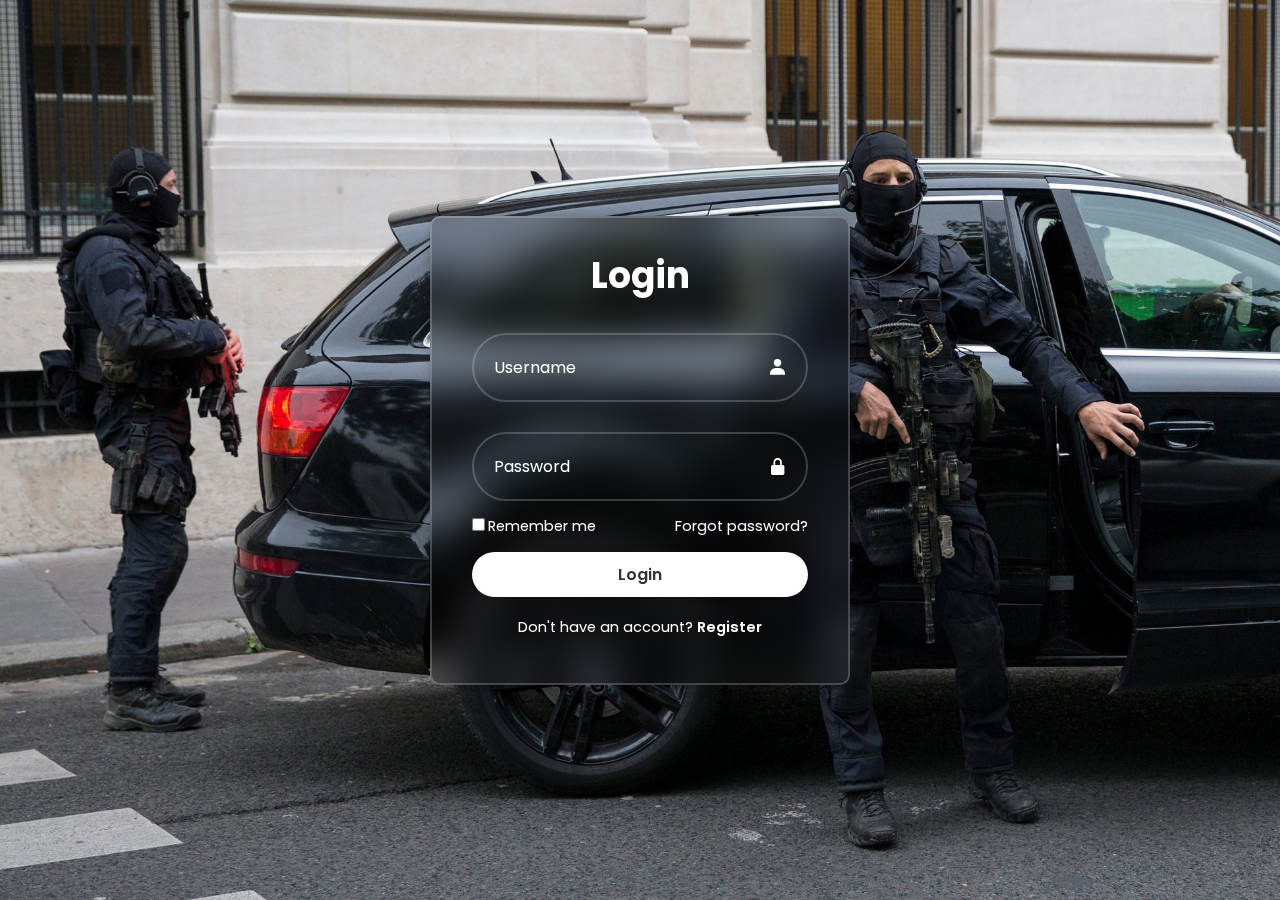
<file: Login/index.html>
<!DOCTYPE html>
<html lang="en">
<head>
    <meta charset="UTF-8">
    <meta http-equiv="X-UA-Compatible" content="IE=edge">
    <meta name="viewport" content="width=device-width, initial-scale=1.0">
    <title>Login</title>
    <link rel="icon" href="../foto/headerlogoLOGIN.png">
    <link rel="stylesheet" href="style.css">
    <link href='https://unpkg.com/boxicons@2.1.4/css/boxicons.min.css' rel='stylesheet'>
</head>
<body>
    <div class="pembungkus">
        <form action="../navbar/index.html">
            <h1>Login</h1>
            <div class="isi-data">
                <input type="text" placeholder="Username" required>
                <i class="bx bxs-user"></i>
            </div>
            <div class="isi-data">
                <input type="password" placeholder="Password" required>
                <i class="bx bxs-lock-alt"></i>
            </div>

            <div class="lupa-ingatan">
                <label><input type="checkbox">Remember me</label>
                <a href="https://www.youtube.com/watch?v=dQw4w9WgXcQ&pp=ygUIcmlja3JvbGw%3D" target="_blank">Forgot password?</a>
            </div>
            
            <button type="submit" class="btn">Login</button>

            <div class="register-link">
                <p>Don't have an account? <a href="https://www.youtube.com/watch?v=_CL6n0FJZpk&pp=ygUJc3RpbGwgZHJl" target="_blank">Register</a></p>
            </div>
        </form>
    </div>
</body>
</html>
</file>
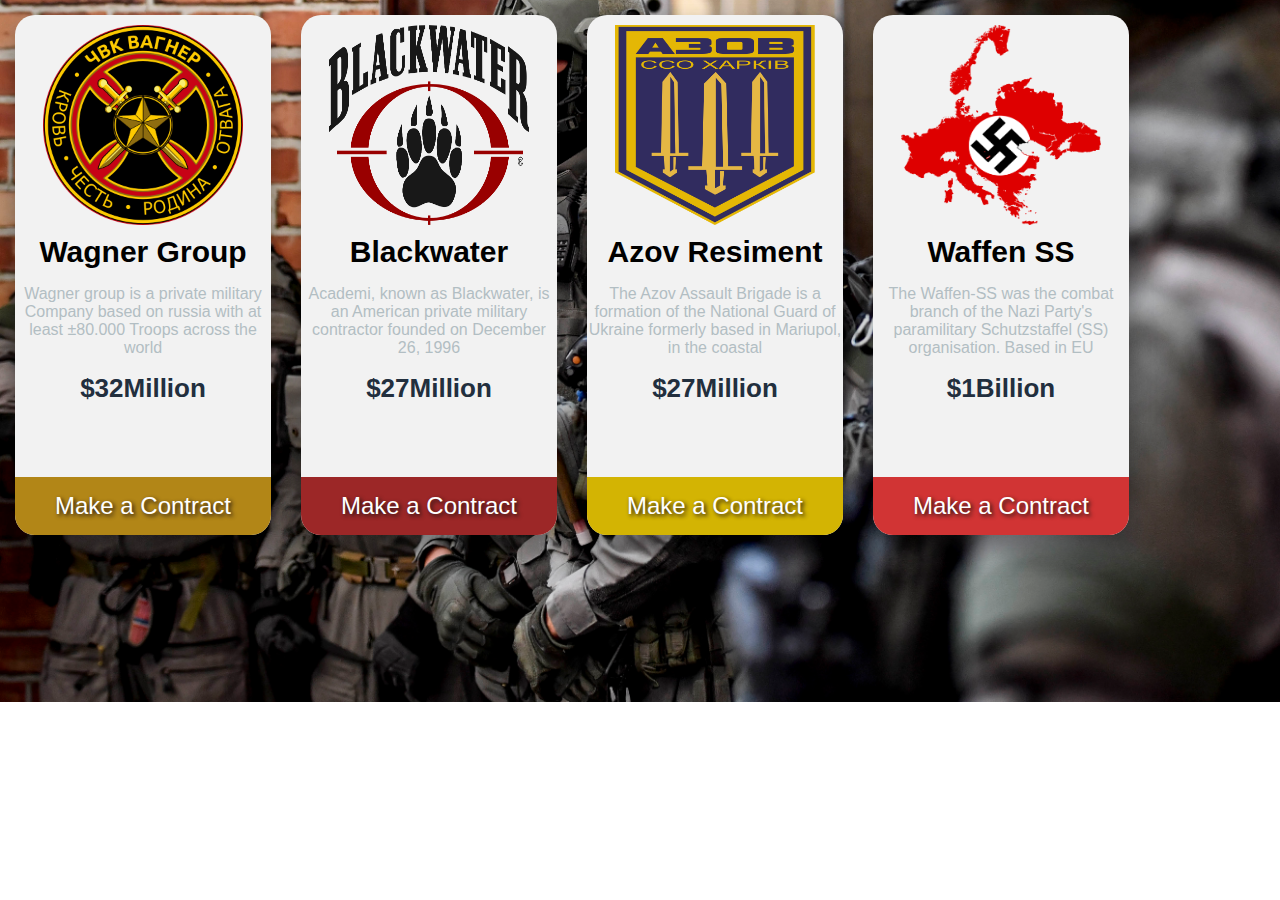
<file: Service/index.html>
<!DOCTYPE html>
<html lang="en">
<head>
    <title>Private Military Contractor</title>
    <meta charset="UTF-8">
    <meta http-equiv="X-UA-Compatible" content="IE=edge">
    <meta name="viewport" content="width=device-width, initial-scale=1.0">
    <link rel="icon" href="../foto/serviceICON.png">
    <link rel="stylesheet" href="style.css">
    <link rel="stylesheet" href="https://cdnjs.cloudflare.com/ajax/libs/font-awesome/6.4.2/css/all.min.css" integrity="sha512-z3gLpd7yknf1YoNbCzqRKc4qyor8gaKU1qmn+CShxbuBusANI9QpRohGBreCFkKxLhei6S9CQXFEbbKuqLg0DA==" crossorigin="anonymous" referrerpolicy="no-referrer" />
</head>
<body>
    <div class="servivce">

        <div class="produk">
            <img src="../foto/wagner.png" alt="Russian Wagner Group">
            <h3>Wagner Group</h3>
            <p>Wagner group is a private military Company based on russia with at least &plusmn;80.000 Troops across the world</p>
            <h6>$32Million</h6>
            <ul>
                <li><i class="fa fa-star checked"></i></li>
                <li><i class="fa fa-star checked"></i></li>
                <li><i class="fa fa-star checked"></i></li>
                <li><i class="fa fa-star checked"></i></li>
                <li><i class="fa fa-star"></i></li>
            </ul>
            <button class="hire-1">Make a Contract</button>
        </div>

        <div class="produk">
            <img src="../foto/blackwater.png" alt="U.S Blackwater">
            <h3>Blackwater</h3>
            <p>Academi, known as Blackwater, is an American private military contractor founded on December 26, 1996</p>
            <h6>$27Million</h6>
            <ul>
                <li><i class="fa fa-star checked"></i></li>
                <li><i class="fa fa-star checked"></i></li>
                <li><i class="fa fa-star checked"></i></li>
                <li><i class="fa fa-star checked"></i></li>
                <li><i class="fa fa-star"></i></li>
            </ul>
            <button class="hire-2">Make a Contract</button>
        </div>

        <div class="produk">
            <img src="../foto/azov.png" alt="Azov Ukraine Paramilitary">
            <h3>Azov Resiment</h3>
            <p>The Azov Assault Brigade is a formation of the National Guard of Ukraine formerly based in Mariupol, in the coastal</p>
            <h6>$27Million</h6>
            <ul>
                <li><i class="fa fa-star checked"></i></li>
                <li><i class="fa fa-star checked"></i></li>
                <li><i class="fa fa-star checked"></i></li>
                <li><i class="fa fa-star"></i></li>
                <li><i class="fa fa-star"></i></li>
            </ul>
            <button class="hire-3">Make a Contract</button>
        </div>

        <div class="produk">
            <img src="../foto/nazi.png" alt="Nazi Waffen SS">
            <h3>Waffen SS</h3>
            <p>The Waffen-SS was the combat branch of the Nazi Party's paramilitary Schutzstaffel (SS) organisation. Based in EU</p>
            <h6>$1Billion</h6>
            <ul>
                <li><i class="fa fa-star checked"></i></li>
                <li><i class="fa fa-star checked"></i></li>
                <li><i class="fa fa-star checked"></i></li>
                <li><i class="fa fa-star checked"></i></li>
                <li><i class="fa fa-star checked"></i></li>
            </ul>
            <button class="hire-4">Make a Contract</button>
        </div>

    </div>
</body>
</html>
</file>
<file: Login/style.css>
@import url("https://fonts.googleapis.com/css2?family=Poppins:wght@300;400;500;600;700;800;900&display=swap");

* {
    margin: 0;
    padding: 0;
    box-sizing: border-box;
    font-family: 'Poppins', sans-serif;
}

body {
    display: flex;
    justify-content: center;
    align-items: center;
    min-height: 100vh;
    background: url(../foto/login1.jpg) no-repeat;
    background-size: cover;
    background-position: center;
}

.pembungkus {
    width: 420px;
    background: transparent;
    border: 2px solid  rgba(255, 255, 255, .2);
    backdrop-filter: blur(20px);
    box-shadow: 0 0 10px rgba(0,0,0,0.2);
    color: #fff;
    border-radius: 10px;
    padding: 30px 40px;
}

.pembungkus h1 {
    font-size: 36px;
    text-align: center;
}

.pembungkus .isi-data {
    position: relative;
    width: 100%;
    height: 50%;
    margin: 30px 0px;
}

.isi-data input {
    width: 100%;
    height: 100%;
    background: transparent;
    border: none;
    outline: none;
    border: 2px solid rgba(255, 255, 255, .2);
    border-radius: 40px;
    font-size: 16px;
    color: #fff;
    padding: 20px 45px 20px 20px;
}

.isi-data input::placeholder {
    color: #fff;
}

.isi-data i {
    position: absolute;
    right: 20px;
    top: 50%;
    transform: translateY(-50%);
    font-size: 20px;
    cursor: not-allowed;
}

.pembungkus .lupa-ingatan {
    display: flex;
    justify-content: space-between;
    font-size: 14.5px;
    margin: -15px 0 15px;
}

.lupa-ingatan label input {
    accent-color: #fff;
    margin-right: 3px;
}

.lupa-ingatan a {
    color: #fff;
    text-decoration: none;
}

.lupa-ingatan a:hover {
    text-decoration: underline;
}

.pembungkus .btn {
    width: 100%;
    height: 45px;
    background: #fff;
    border: none;
    outline: none;
    border-radius: 40px;
    box-shadow: 0 0 10px rgba(0,0,0, .1);
    cursor: pointer;
    font-size: 16px;
    color: #333;
    font-weight: 600;
}

.pembungkus .register-link {
    font-size: 14.5px;
    text-align: center;
    margin: 20px 0 15px;
}

.register-link p a {
    color: #fff;
    text-decoration: none;
    font-weight: 600;
}

.register-link p a:hover {
    text-decoration: underline;
}
</file>
<file: Service/style.css>
body {
    margin: 0;
    font-family: sans-serif;
    background: url(../foto/background.jpg) no-repeat;
    background-size: cover;
    background-position: center;
}

h3 {
    text-align: center;
    font-size: 30px;
    margin: 0;
    padding-top: 10px;
    cursor: default;
}

a {
    text-decoration: none;
}

.service {
    display: flex;
    flex-wrap: wrap;
    width: 100%;
    justify-content: left;
    align-items: center;
    margin: 50px 0;
}

.produk {
    width: 20%;
    margin: 15px;
    box-sizing: border-box;
    float: left;
    text-align: center;
    border-radius: 20px;
    padding-top: 10px;
    box-shadow: 0 14px 28px rgba(0,0,0,0.25),
                0 14px 28px rgba(0,0,0,0.23);
    transition: .4s;
    background: #f2f2f2;
}

.produk:hover {
    box-shadow: 0 3px 6px rgba(0,0,0,0.16),
                0 3px 6px rgba(0,0,0,0.23);
    transform: translate(0px, -8px);
}

img {
    width: 200px;
    height: 200px;
    text-align: center;
    margin: 0 auto;
    display: block;
    cursor: not-allowed;
}

p {
    text-align: center;
    color: #b2bec3;
    padding-top: 0 8px;
    cursor: default;
}

h6 {
    font-size: 26px;
    text-align: center;
    color: #222f3e;
    margin: 0;
    cursor: zoom-in;
}

ul {
    list-style: none;
    display: flex;
    justify-content: center;
    align-items: center;
    margin-right: 40px;
    padding-top: 0;
}

li {
    padding-top: 5px;
}

.fa {
    font-size: 26px;
    transition: .4s;
    margin: 3px;
}

.checked {
    color: #ff9f43;
}

.fa:hover {
    transform: scale(1.3);
    transition: .6s;
    cursor: grab;
}

button {
    text-align: center;
    font-size: 24px;
    color: #fff;
    text-shadow: 2px 2px 4px rgb(32, 21, 21);  
    width: 100%;
    padding: 15px;
    border: 0;
    outline: none;
    cursor: pointer;
    margin-top: 5px;
    border-bottom-right-radius: 20px;
    border-bottom-left-radius: 20px;
}

.hire-1 {
    /* background: #d37b1d; */
    background: rgb(178, 134, 23);
}

.hire-2 {
    background: rgb(156, 39, 39);
}

.hire-3 {
    background: rgb(211, 180, 3);
}

.hire-4 {
    background: rgb(209, 52, 52);
}

/* dibawah ini untuk jika layar dikecilkan maka produk akan terbagi menjadi 4 (2 diatas 2 dibawah) */
@media (max-width:1000px) { 
    .produk {
        width: 45%;
    }
}

/* dibawah ini untuk jika layar dikecilkan maka produk akan memanjang 4 kebawah */
@media (max-width:1000px) {
    .produk {
        width: 100%;
    }
}
</file>
